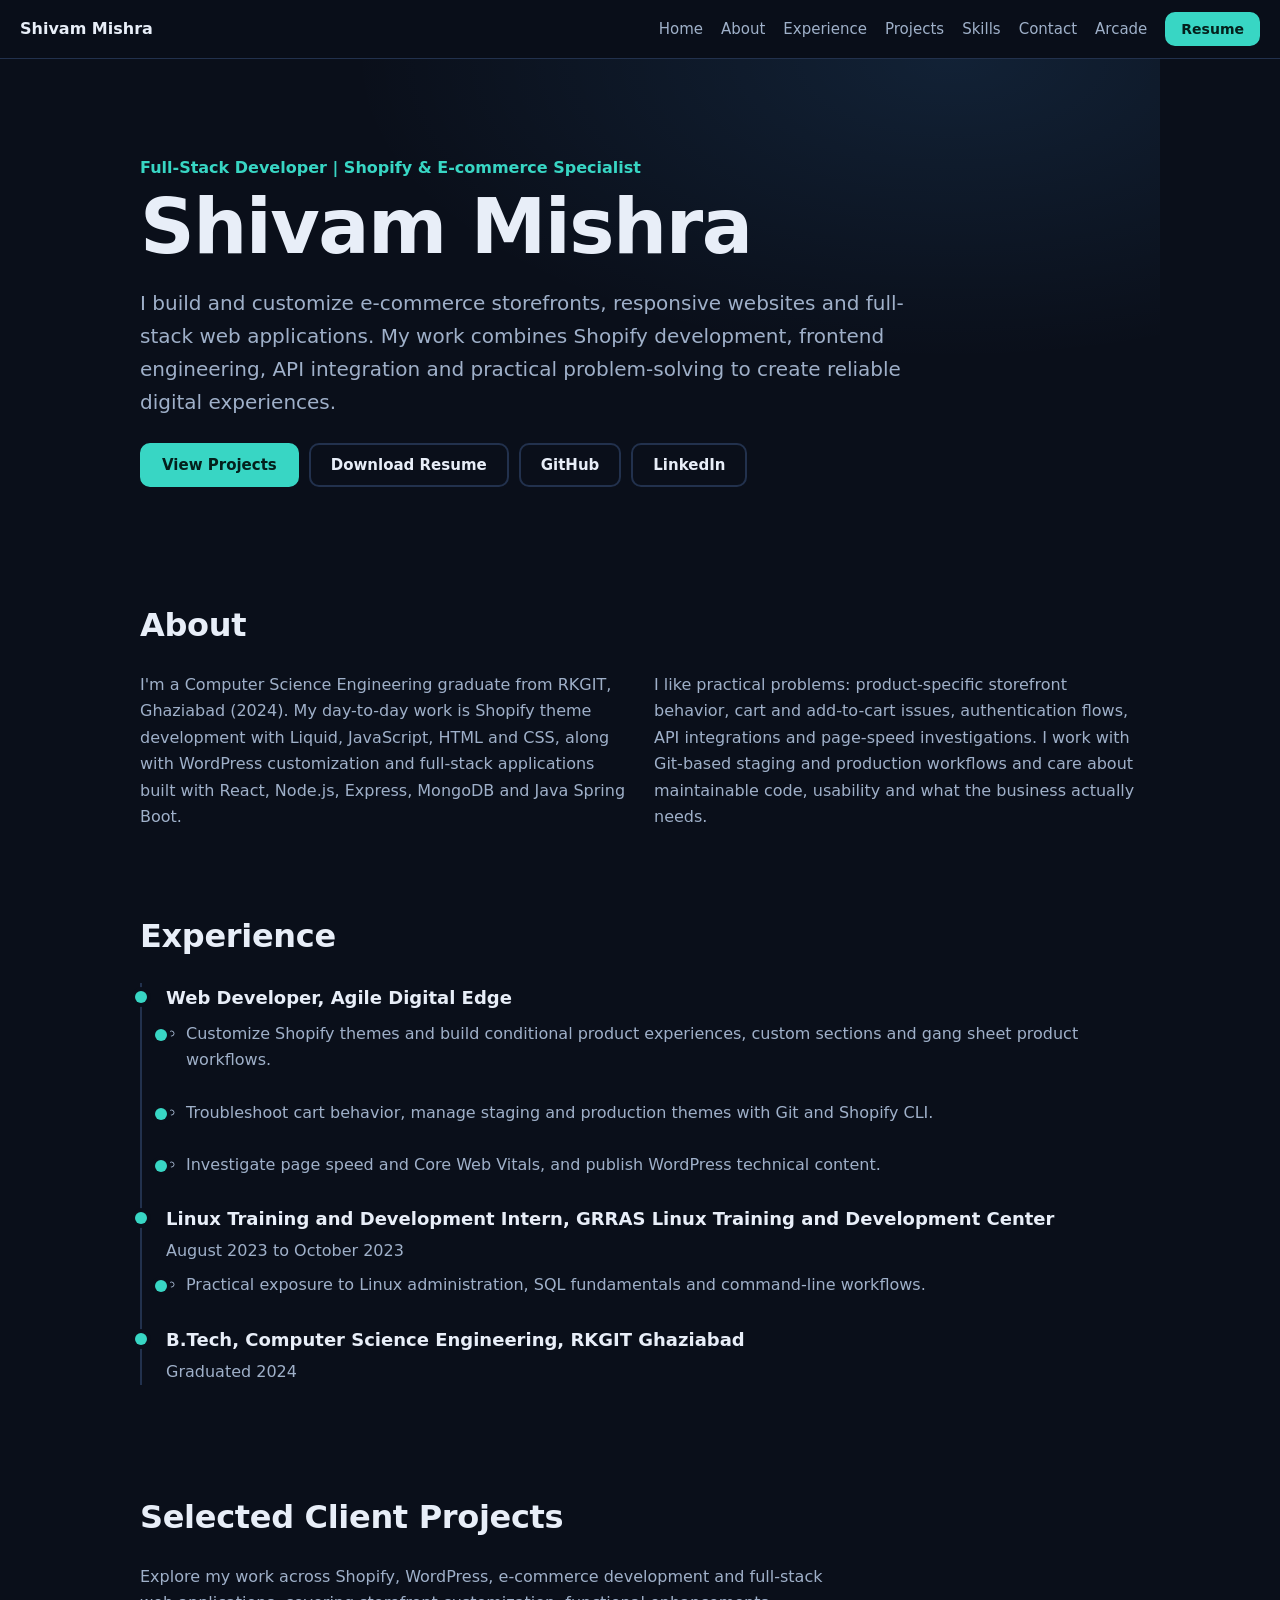
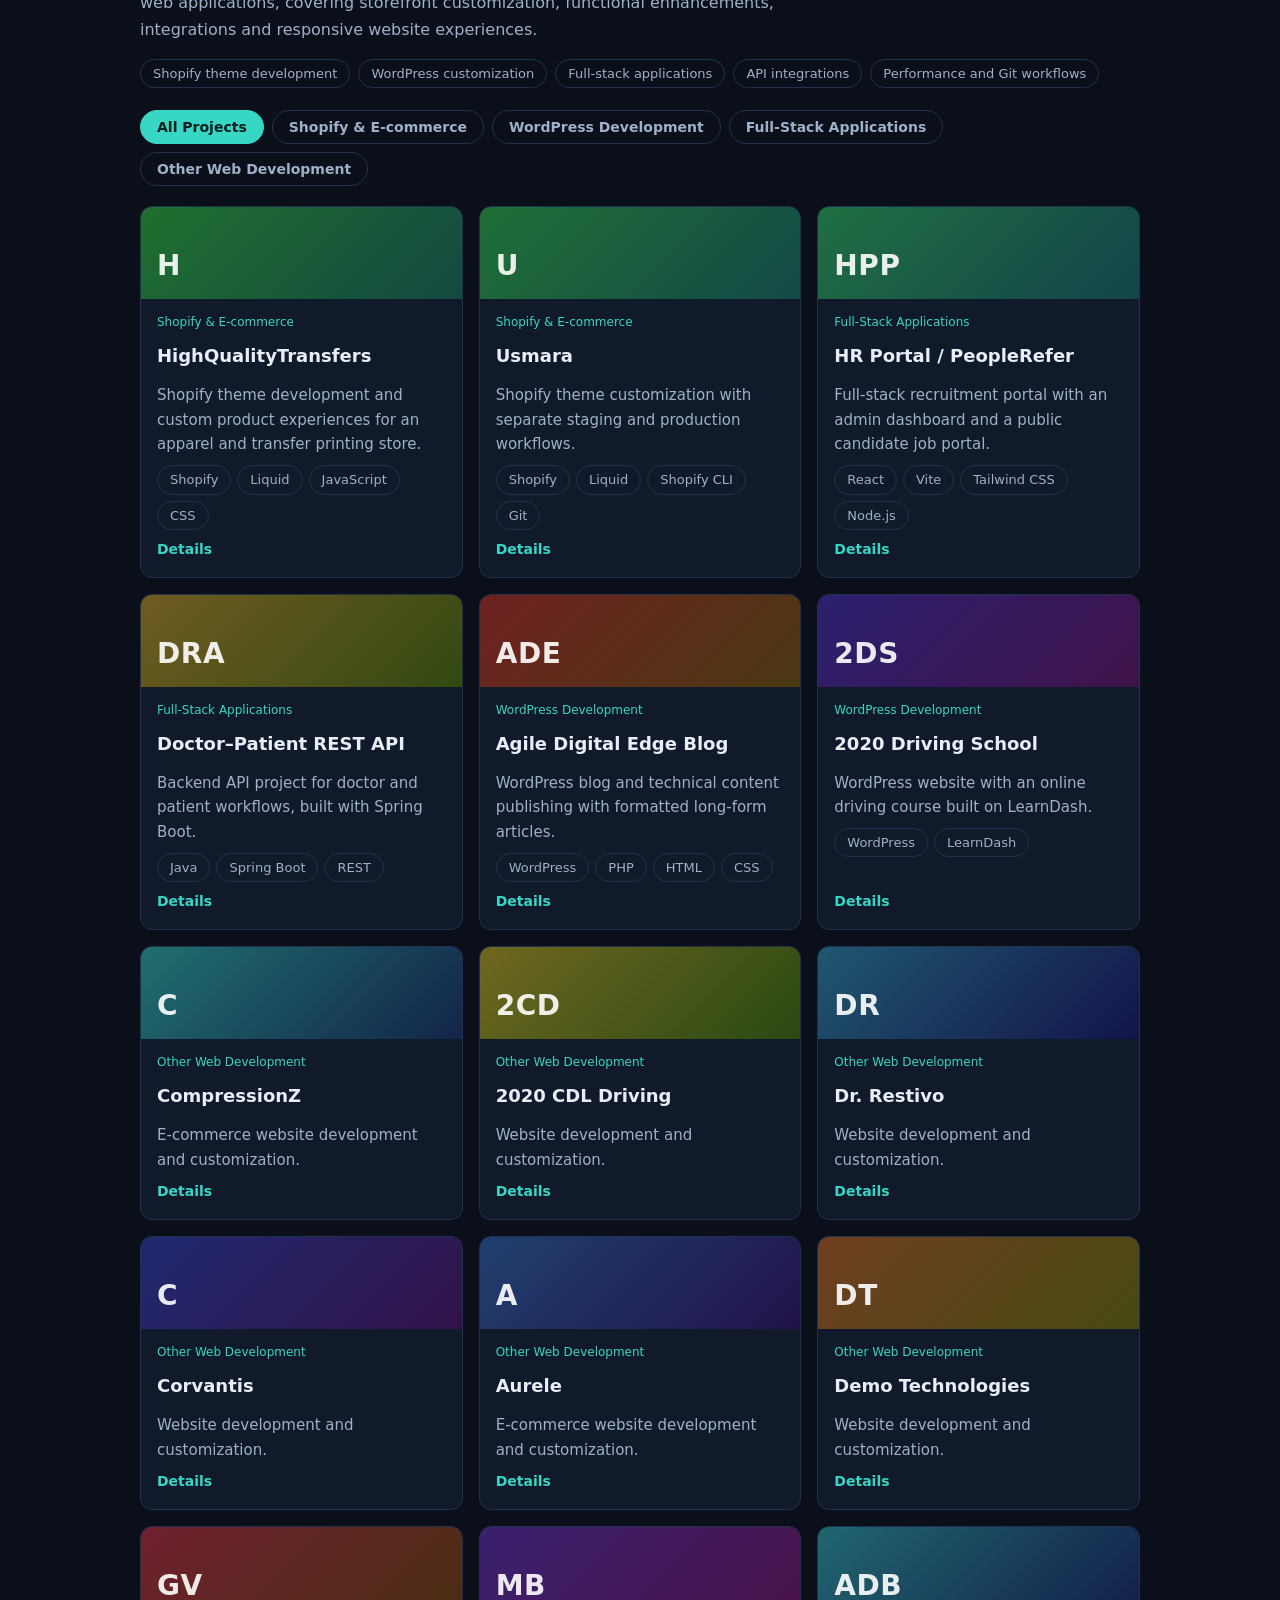
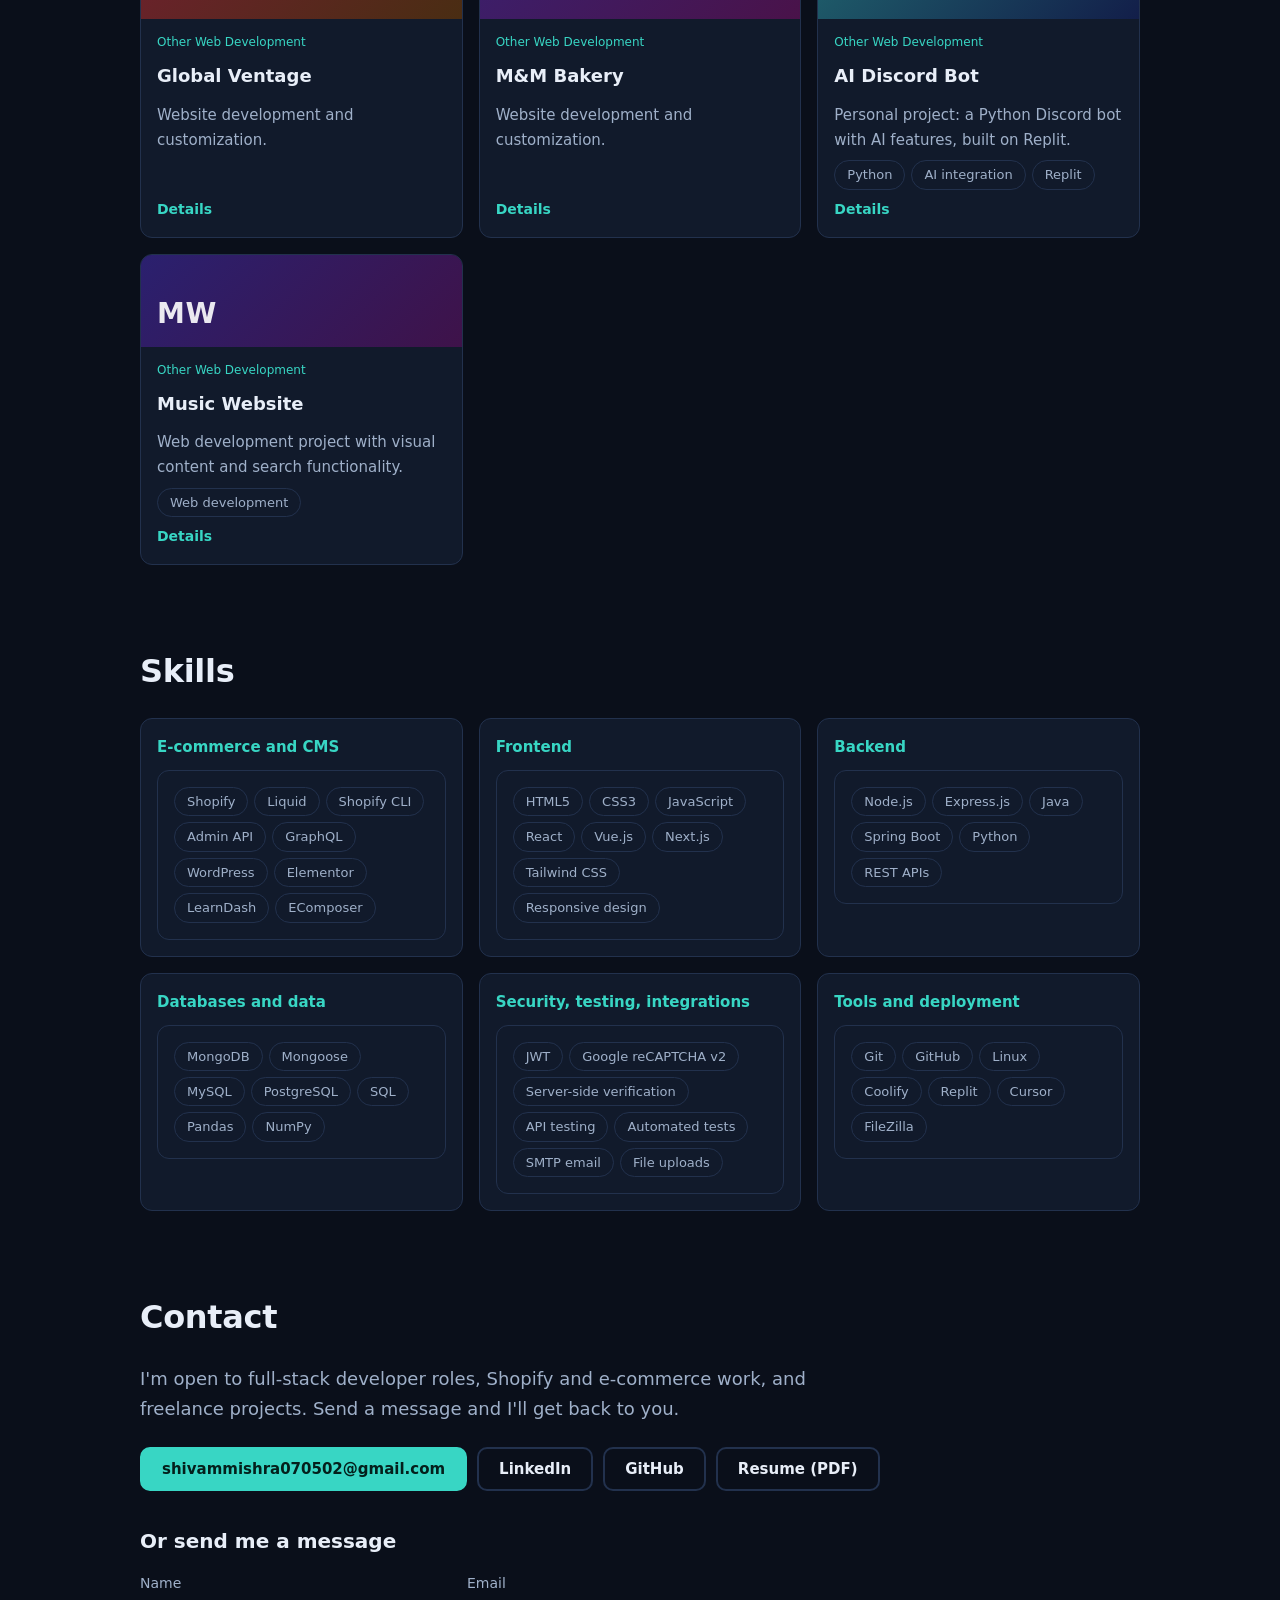
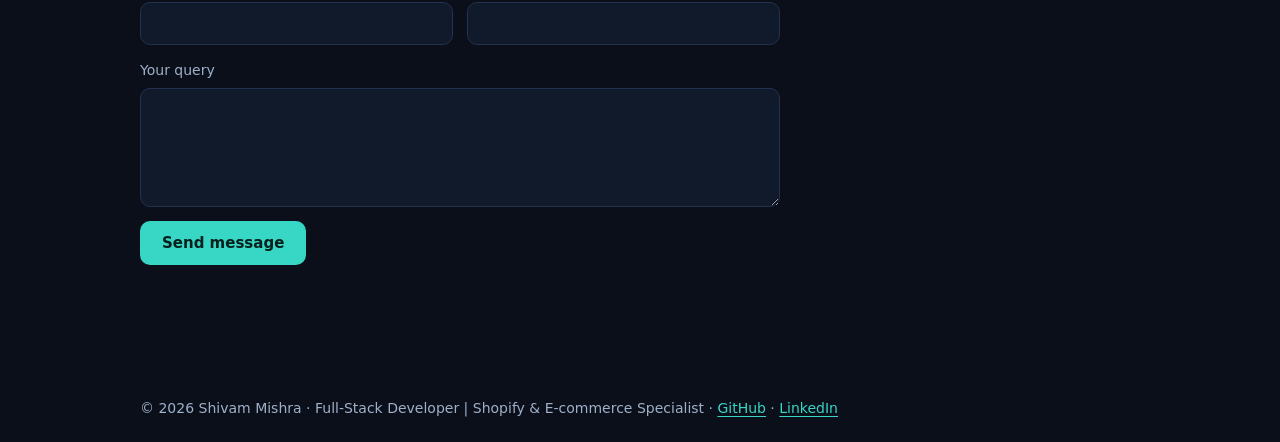
<file: index.html>
<!DOCTYPE html>
<html lang="en">
<head>
<meta charset="utf-8">
<meta name="viewport" content="width=device-width, initial-scale=1">
<title>Shivam Mishra | Full-Stack Developer, Shopify &amp; E-commerce Specialist</title>
<meta name="description" content="Portfolio of Shivam Mishra, a full-stack developer specializing in Shopify, WordPress, e-commerce customization and MERN web applications.">
<meta name="theme-color" content="#0a0f1a">
<link rel="stylesheet" href="./css/styles.css">
</head>
<body>
<a class="skip" href="#main">Skip to content</a>
<header class="top">
<a class="logo" href="#home">Shivam Mishra</a>
<button class="menu" id="menu" type="button" aria-expanded="false" aria-controls="nav">Menu</button>
<nav id="nav" aria-label="Main">
<a href="#home">Home</a><a href="#about">About</a><a href="#experience">Experience</a><a href="#projects">Projects</a><a href="#skills">Skills</a><a href="#contact">Contact</a><a href="./arcade.html">Arcade</a>
<a class="btn sm" href="./resume.pdf" download>Resume</a>
</nav>
</header>
<main id="main">
<section id="home" class="hero wrap">
<p class="kicker">Full-Stack Developer | Shopify &amp; E-commerce Specialist</p>
<h1>Shivam Mishra</h1>
<p class="lead">I build and customize e-commerce storefronts, responsive websites and full-stack web applications. My work combines Shopify development, frontend engineering, API integration and practical problem-solving to create reliable digital experiences.</p>
<div class="cta"><a class="btn" href="#projects">View Projects</a><a class="btn ghost" href="./resume.pdf" download>Download Resume</a><a class="btn ghost" href="https://github.com/shoUdae" target="_blank" rel="noopener">GitHub</a><a class="btn ghost" href="https://www.linkedin.com/in/mishrashivam07/" target="_blank" rel="noopener">LinkedIn</a></div>
</section>

<section id="about" class="wrap rv">
<h2>About</h2>
<div class="two">
<p>I'm a Computer Science Engineering graduate from RKGIT, Ghaziabad (2024). My day-to-day work is Shopify theme development with Liquid, JavaScript, HTML and CSS, along with WordPress customization and full-stack applications built with React, Node.js, Express, MongoDB and Java Spring Boot.</p>
<p>I like practical problems: product-specific storefront behavior, cart and add-to-cart issues, authentication flows, API integrations and page-speed investigations. I work with Git-based staging and production workflows and care about maintainable code, usability and what the business actually needs.</p>
</div>
</section>

<section id="experience" class="wrap rv">
<h2>Experience</h2>
<ol class="tl">
<li><h3>Web Developer, Agile Digital Edge</h3>
<ul><li>Customize Shopify themes and build conditional product experiences, custom sections and gang sheet product workflows.</li><li>Troubleshoot cart behavior, manage staging and production themes with Git and Shopify CLI.</li><li>Investigate page speed and Core Web Vitals, and publish WordPress technical content.</li></ul></li>
<li><h3>Linux Training and Development Intern, GRRAS Linux Training and Development Center</h3><p class="mute">August 2023 to October 2023</p>
<ul><li>Practical exposure to Linux administration, SQL fundamentals and command-line workflows.</li></ul></li>
<li><h3>B.Tech, Computer Science Engineering, RKGIT Ghaziabad</h3><p class="mute">Graduated 2024</p></li>
</ol>
</section>

<section id="projects" class="wrap rv">
<h2>Selected Client Projects</h2>
<p class="mute narrow">Explore my work across Shopify, WordPress, e-commerce development and full-stack web applications, covering storefront customization, functional enhancements, integrations and responsive website experiences.</p>
<div class="chips" aria-label="Areas of work"><span>Shopify theme development</span><span>WordPress customization</span><span>Full-stack applications</span><span>API integrations</span><span>Performance and Git workflows</span></div>
<div class="filters" id="filters" role="group" aria-label="Filter projects"></div>
<div class="grid" id="grid"></div>
</section>

<section id="skills" class="wrap rv">
<h2>Skills</h2>
<div class="sk" id="skillGrid"></div>
</section>

<section id="contact" class="wrap rv">
<h2>Contact</h2>
<p class="lead sm">I'm open to full-stack developer roles, Shopify and e-commerce work, and freelance projects. Send a message and I'll get back to you.</p>
<div class="cta"><a class="btn" href="mailto:shivammishra070502@gmail.com">shivammishra070502@gmail.com</a><a class="btn ghost" href="https://www.linkedin.com/in/mishrashivam07/" target="_blank" rel="noopener">LinkedIn</a><a class="btn ghost" href="https://github.com/shoUdae" target="_blank" rel="noopener">GitHub</a><a class="btn ghost" href="./resume.pdf" download>Resume (PDF)</a></div>
<h3 class="fh">Or send me a message</h3>
<form id="cf" class="form">
<div class="row"><label>Name<input name="name" required autocomplete="name"></label><label>Email<input type="email" name="email" required autocomplete="email"></label></div>
<label>Your query<textarea name="message" rows="5" required></textarea></label>
<input type="text" name="_honey" class="hp" tabindex="-1" autocomplete="off" aria-hidden="true">
<div><button class="btn" type="submit">Send message</button></div>
<p id="cs" class="mute" role="status" aria-live="polite"></p>
</form>
</section>
</main>
<footer class="wrap"><p>© <span id="yr">2026</span> Shivam Mishra · Full-Stack Developer | Shopify &amp; E-commerce Specialist · <a href="https://github.com/shoUdae" target="_blank" rel="noopener">GitHub</a> · <a href="https://www.linkedin.com/in/mishrashivam07/" target="_blank" rel="noopener">LinkedIn</a></p></footer>

<dialog id="dlg" aria-labelledby="dtitle"><button class="btn ghost sm x" id="dx" type="button">Close</button><div id="dbody"></div></dialog>
<script src="./js/projects.js"></script>
<script src="./js/main.js"></script>
<script src="./js/contact.js"></script>
</body>
</html>
</file>
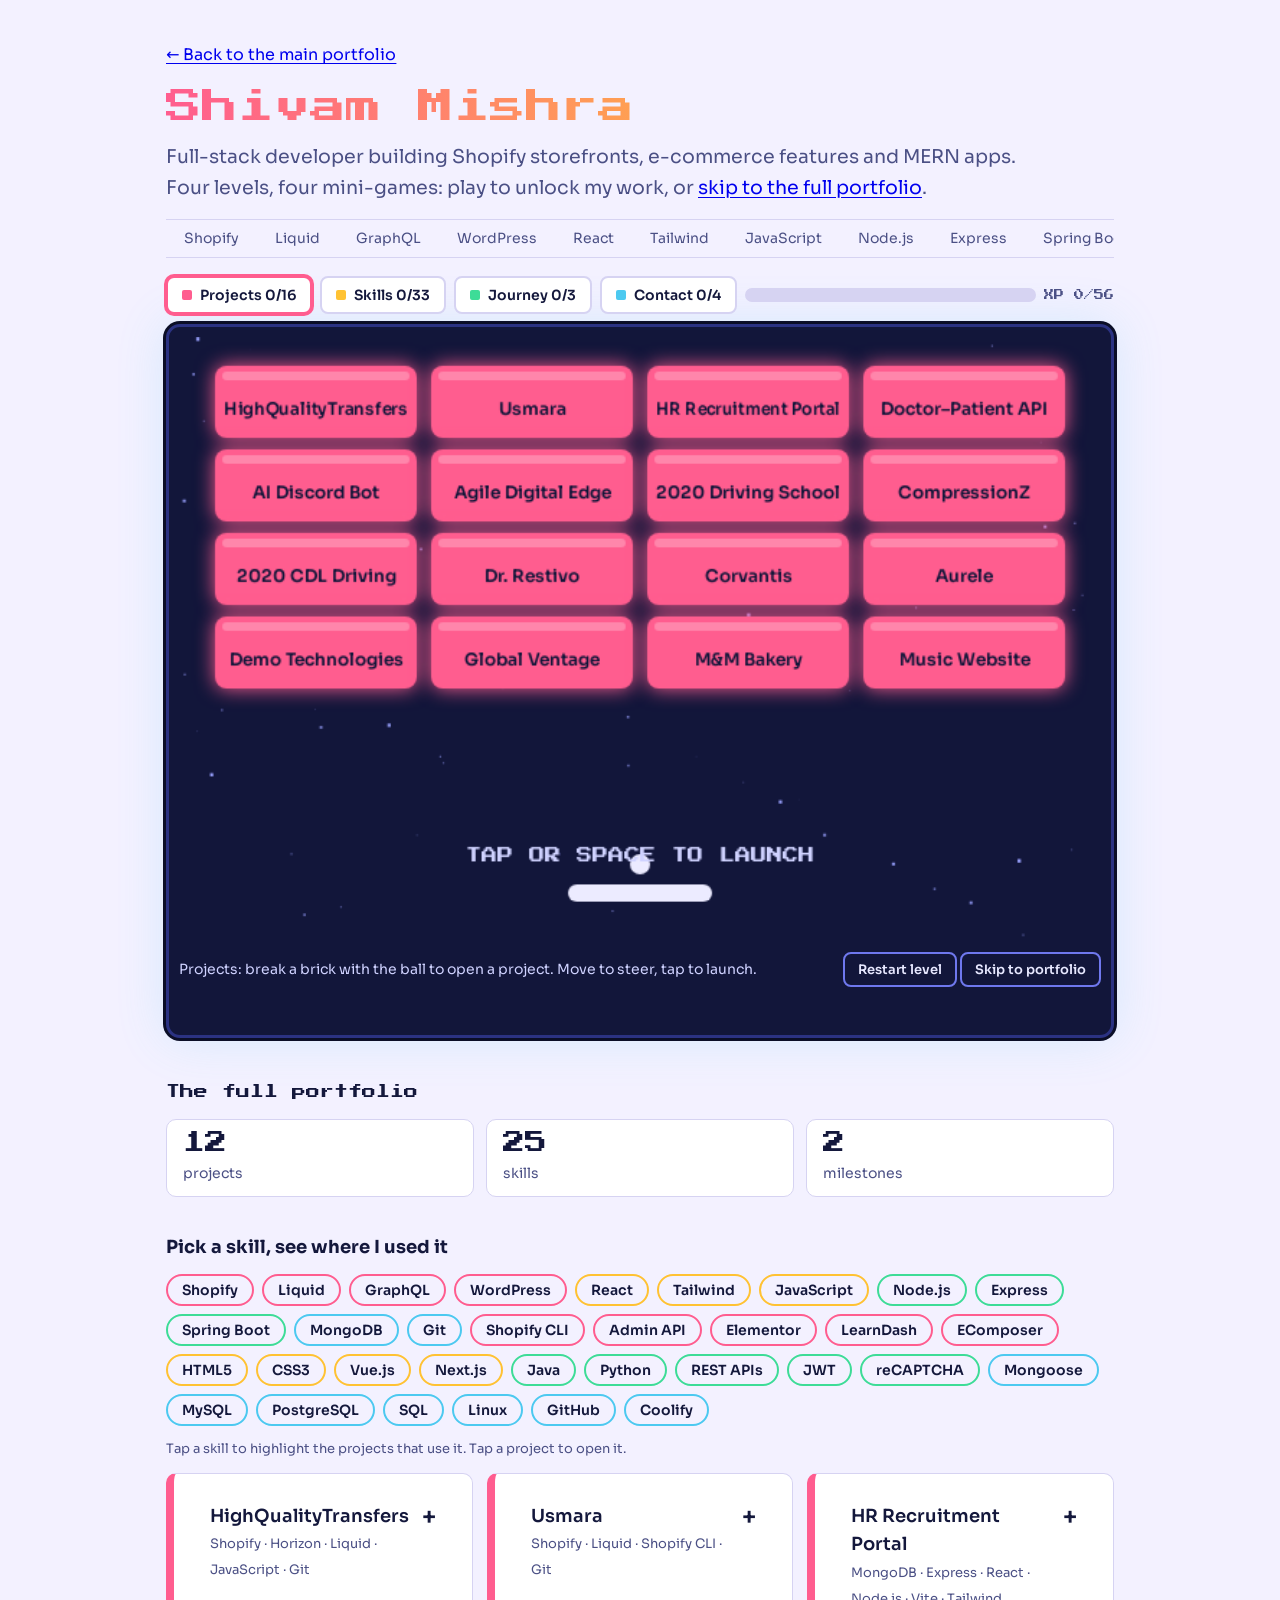
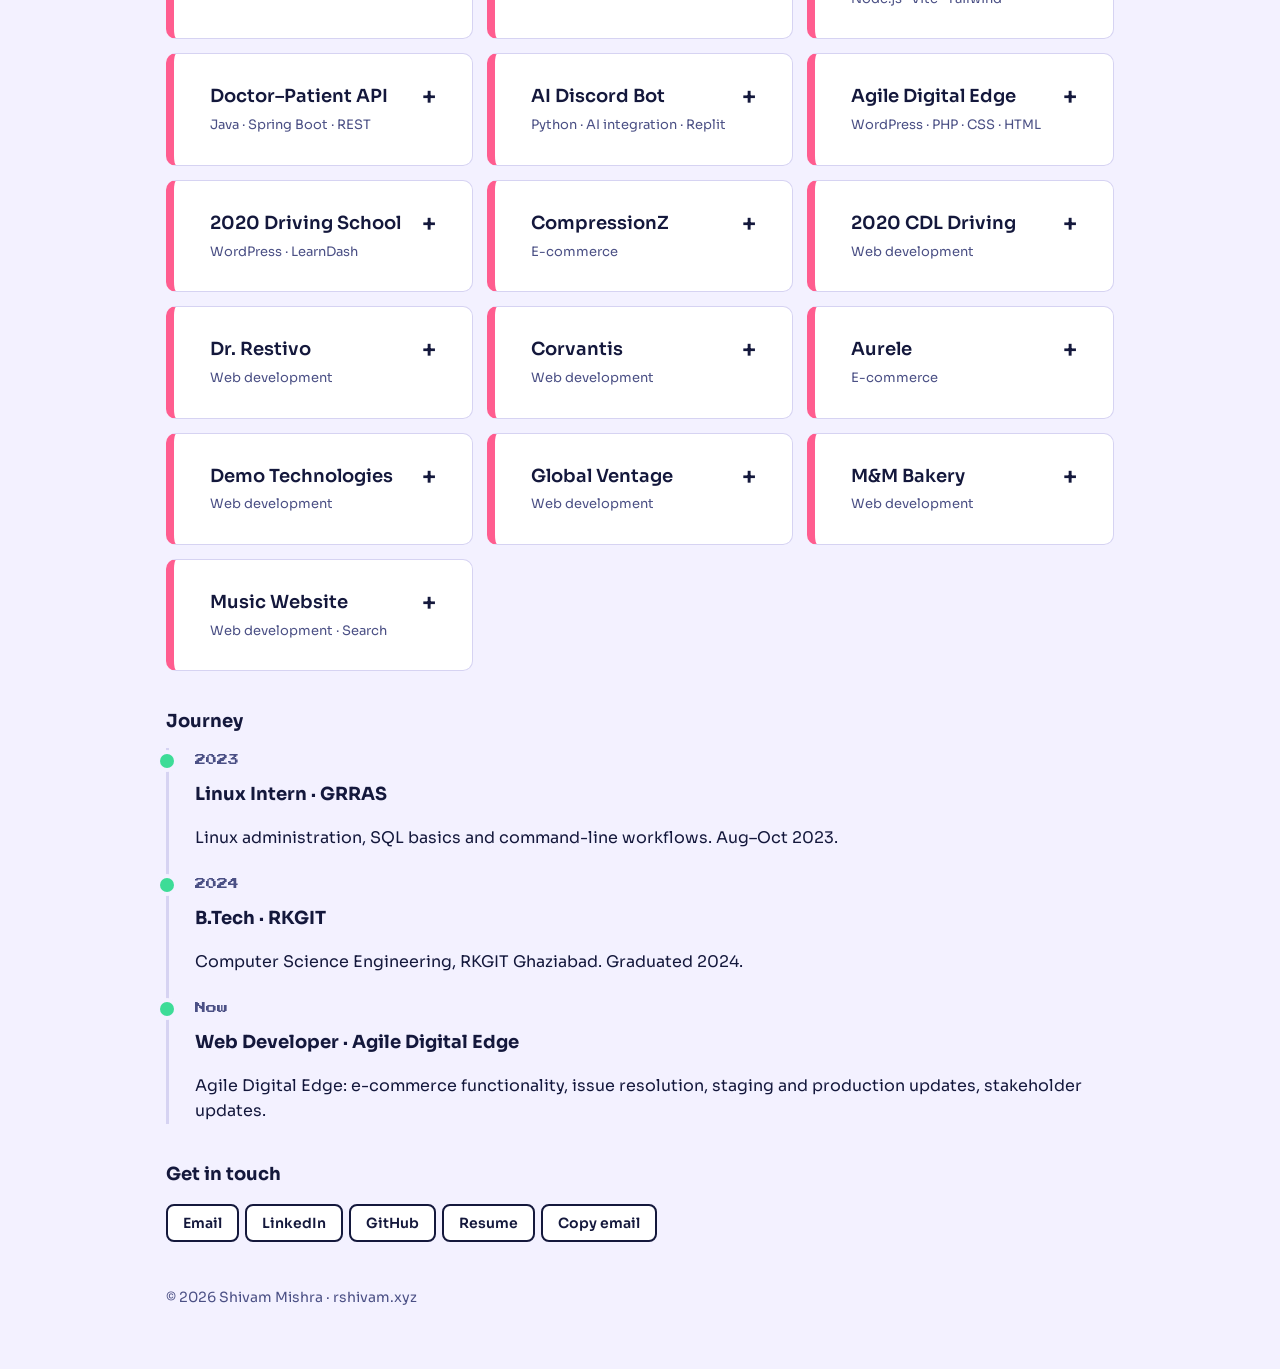
<file: arcade.html>
<!DOCTYPE html>
<html lang="en">
<head>
<meta charset="utf-8">
<meta name="viewport" content="width=device-width, initial-scale=1, viewport-fit=cover">
<title>Shivam Mishra — Full-Stack Developer · Shopify &amp; E-commerce</title>
<meta name="description" content="Playable portfolio of Shivam Mishra, a full-stack developer specializing in Shopify, e-commerce and MERN applications. Four mini-games, one per section.">
<link href="https://fonts.googleapis.com/css2?family=Press+Start+2P&family=Sora:wght@400;600&display=swap" rel="stylesheet">
<style>
:root{--bg:#f3f1ff;--fg:#14183c;--mute:#4b5085;--card:#fff;--line:#d6d3f2;--pink:#ff5d8f;--amber:#ffc233;--mint:#3ddc97;--sky:#4cc9f0;color-scheme:light;box-sizing:border-box;padding-top:env(safe-area-inset-top,0px);padding-bottom:env(safe-area-inset-bottom,0px)}
@media (prefers-color-scheme:dark){:root:not([data-theme="light"]){--bg:#0b0e27;--fg:#ecebff;--mute:#a4a8d6;--card:#151a42;--line:#2a3070;color-scheme:dark}}
:root[data-theme="dark"]{--bg:#0b0e27;--fg:#ecebff;--mute:#a4a8d6;--card:#151a42;--line:#2a3070;color-scheme:dark}
*{box-sizing:border-box}html{scroll-padding-top:env(safe-area-inset-top,0px)}
body{margin:0;background:var(--bg);color:var(--fg);font:400 16px/1.6 Sora,system-ui,sans-serif}
main{max-width:980px;margin:0 auto;padding:26px 16px 60px}
h1{font:400 clamp(20px,4.6vw,36px)/1.3 "Press Start 2P",monospace;margin:0 0 12px;background:linear-gradient(90deg,var(--pink),var(--amber),var(--mint),var(--sky),var(--pink));background-size:300% 100%;-webkit-background-clip:text;background-clip:text;color:transparent;animation:sh 8s linear infinite}
@keyframes sh{to{background-position:300% 0}}
h2{font:400 14px/1.5 "Press Start 2P",monospace;margin:44px 0 16px}
.sub{font-size:clamp(16px,2.4vw,19px);max-width:62ch;color:var(--mute);margin:0 0 16px}
.tick{overflow:hidden;white-space:nowrap;border-block:1px solid var(--line);margin:0 0 18px;font-size:14px;color:var(--mute)}
.tick div{display:inline-block;padding:7px 0;animation:mq 30s linear infinite}
.tick span{margin:0 18px}
@keyframes mq{to{transform:translateX(-50%)}}
@media (prefers-reduced-motion:reduce){.tick div,h1{animation:none}}
.hud{display:flex;flex-wrap:wrap;gap:8px;align-items:center;margin-bottom:10px}
.tab{font:600 14px Sora,sans-serif;border:2px solid var(--line);background:var(--card);color:var(--fg);padding:8px 14px;border-radius:8px;cursor:pointer}
.tab[aria-pressed=true]{border-color:var(--c);box-shadow:0 0 0 2px var(--c)}
.tab b{display:inline-block;width:10px;height:10px;border-radius:2px;background:var(--c);margin-right:8px}
.xp{flex:1;min-width:150px;height:14px;border-radius:7px;background:var(--line);overflow:hidden}
.xp i{display:block;height:100%;width:0;background:linear-gradient(90deg,var(--pink),var(--amber),var(--mint),var(--sky));transition:width .5s}
.xpl{font:400 10px "Press Start 2P",monospace;color:var(--mute)}
.arcade{background:#12163a;border:3px solid #2b3282;border-radius:14px;padding:10px;box-shadow:0 0 0 3px #0b0e27,0 0 50px rgba(76,201,240,.18)}
canvas{display:block;width:100%;height:auto;touch-action:none;border-radius:8px}
.bar{display:flex;justify-content:space-between;gap:10px;flex-wrap:wrap;align-items:center;margin-top:10px;color:#cfd2ff;font-size:14px}
button.s{font:600 13px Sora,sans-serif;border:2px solid #6f78ee;background:transparent;color:#e7e8ff;padding:7px 13px;border-radius:8px;cursor:pointer}
button.s:hover{background:#6f78ee;color:#0b0e27}
.chips{display:flex;flex-wrap:wrap;gap:6px;margin-top:10px;min-height:28px}
.chips span{font-size:13px;padding:2px 10px;border-radius:99px;color:#12163a;font-weight:600}
:focus-visible{outline:3px solid var(--sky);outline-offset:2px}
.grid{display:grid;grid-template-columns:repeat(auto-fit,minmax(280px,1fr));gap:14px}
article{background:var(--card);border:1px solid var(--line);border-left:8px solid var(--c);border-radius:10px;padding:14px 18px}
article p,dialog p{margin:6px 0}.tag{font-size:13px;color:var(--mute)}
ul{padding-left:20px;margin:8px 0}a{text-underline-offset:3px}
.btn{font:600 14px Sora,sans-serif;border:2px solid var(--fg);background:var(--card);color:var(--fg);padding:8px 15px;border-radius:8px;text-decoration:none;display:inline-block;margin:4px 6px 0 0}
.btn:hover{background:var(--fg);color:var(--bg)}
dialog{max-width:min(560px,92vw);width:100%;border:3px solid var(--c,var(--fg));border-radius:14px;background:var(--card);color:var(--fg);padding:22px 24px;animation:pop .25s}
@keyframes pop{from{transform:scale(.9);opacity:0}}
dialog::backdrop{background:rgba(8,10,35,.75)}
dialog h3,article h3{margin:0 0 2px;font-size:20px}
.x{float:right;margin:-6px -8px 0 10px;font:600 14px Sora;border:2px solid var(--fg);background:var(--card);color:var(--fg);border-radius:8px;padding:5px 12px;cursor:pointer}
.st{display:flex;gap:12px;flex-wrap:wrap;margin-bottom:26px}.st div{flex:1;min-width:110px;border:1px solid var(--line);background:var(--card);border-radius:10px;padding:12px 16px;color:var(--mute);font-size:14px}.st b{display:block;font:400 22px "Press Start 2P",monospace;color:var(--fg);margin-bottom:8px}
.sh{margin:36px 0 12px;font-size:18px}
.sk{display:flex;flex-wrap:wrap;gap:8px}.sc{font:600 14px Sora,sans-serif;border:2px solid var(--c);background:transparent;color:var(--fg);padding:5px 14px;border-radius:99px;cursor:pointer;transition:transform .2s,background .2s}.sc:hover{transform:translateY(-2px)}.sc[aria-pressed=true]{background:var(--c);color:#12163a}
.pc{position:relative;background:var(--card);border:1px solid var(--line);border-left:8px solid var(--c);border-radius:10px;overflow:hidden;transition:opacity .3s,transform .3s,filter .3s}
.pc::before{content:"";position:absolute;inset:0;pointer-events:none;opacity:0;transition:opacity .3s;background:radial-gradient(240px circle at var(--mx,50%) var(--my,50%),color-mix(in srgb,var(--c) 28%,transparent),transparent)}.pc:hover::before{opacity:1}
.pc.dim{opacity:.28;filter:grayscale(1);transform:scale(.98)}
.ph{all:unset;box-sizing:border-box;display:flex;width:100%;justify-content:space-between;gap:10px;padding:14px 18px;cursor:pointer}.ph:focus-visible{outline:3px solid var(--sky);outline-offset:-3px}
.ph .t{display:block;font-weight:600;font-size:18px}.ph i{font:600 24px Sora,sans-serif;transition:transform .3s}.open .ph i{transform:rotate(45deg)}
.pb{display:grid;grid-template-rows:0fr;transition:grid-template-rows .35s}.open .pb{grid-template-rows:1fr}.pb>div{overflow:hidden;padding:0 18px}.open .pb>div{padding-bottom:12px}
.tl{list-style:none;margin:0;padding:0 0 0 26px;border-left:3px solid var(--line)}.tl li{position:relative;margin-bottom:22px;opacity:0;transform:translateX(-18px);transition:opacity .6s,transform .6s}.tl li.in{opacity:1;transform:none}.tl li::before{content:"";position:absolute;left:-35px;top:6px;width:14px;height:14px;border-radius:50%;background:var(--mint);box-shadow:0 0 0 4px var(--bg)}.tl b{font:400 11px "Press Start 2P",monospace;color:var(--mute)}.tl h3{margin:6px 0 0;font-size:18px}
@media (prefers-reduced-motion:reduce){.tl li,.pb,.pc{transition:none}}
footer{color:var(--mute);font-size:14px;margin-top:44px}
</style>
</head>
<body>
<main>
<p><a href="./index.html">&larr; Back to the main portfolio</a></p>
<h1>Shivam Mishra</h1>
<p class="sub">Full-stack developer building Shopify storefronts, e-commerce features and MERN apps. Four levels, four mini-games: play to unlock my work, or <a href="#plain">skip to the full portfolio</a>.</p>
<div class="tick" aria-hidden="true"><div id="tk"></div></div>
<div class="hud"><span id="tabs" style="display:contents"></span><div class="xp"><i id="xp"></i></div><span class="xpl" id="xpl">XP 0/25</span></div>
<div class="arcade">
<canvas id="c" width="640" height="420" aria-label="Interactive mini-game. All of its content is also listed below."></canvas>
<div class="bar"><span id="how"></span><span><button class="s" id="rs" type="button">Restart level</button> <button class="s" id="sk" type="button">Skip to portfolio</button></span></div>
<div class="chips" id="chips"></div>
</div>
<section id="plain"><h2>The full portfolio</h2>
<div class="st"><div><b data-n="16">0</b>projects</div><div><b data-n="33">0</b>skills</div><div><b data-n="3">0</b>milestones</div></div>
<h3 class="sh">Pick a skill, see where I used it</h3>
<div class="sk" id="skl"></div><p class="tag" id="sel" aria-live="polite"></p>
<div class="grid" id="pg"></div>
<h3 class="sh">Journey</h3><ol class="tl" id="tl"></ol>
<h3 class="sh">Get in touch</h3><div id="ct"></div></section>
<footer>© 2026 Shivam Mishra · rshivam.xyz</footer>
</main>
<dialog id="dlg"><button class="x" id="cl" type="button">Close</button><div id="db"></div></dialog>
<script>
var $=function(i){return document.getElementById(i)},cv=$("c"),g=cv.getContext("2d"),W=640,H=420,R=Math.random;
var COL=["#ff5d8f","#ffc233","#3ddc97","#4cc9f0"],NM=["Projects","Skills","Journey","Contact"];
var PR=[["HighQualityTransfers","Shopify · Horizon · Liquid · JavaScript · Git","<p>Custom Shopify development for an apparel and transfer printing store.</p><ul><li>Conditional product pages that hide size, price and quantity for specific products while keeping the upload and Add to Cart flow.</li><li>DTF, UV DTF and sublimation gang sheet product behavior.</li><li>Resolved merge conflicts in product templates involving app blocks.</li><li>Worked from a staging branch synced with GitHub.</li></ul>"],
["Usmara","Shopify · Liquid · Shopify CLI · Git","<p>Theme development with a separate staging workflow.</p><ul><li>Pulled the theme with Shopify CLI.</li><li>Kept draft and live themes separate, matched to development and production branches.</li><li>Tested changes before they reached the live store.</li></ul>"],
["HR Recruitment Portal","MongoDB · Express · React · Node.js · Vite · Tailwind","<p>Recruitment platform with an admin dashboard and public job portal.</p><ul><li>Role-based admin and candidate flows with JWT authentication.</li><li>Job creation, editing, archiving and deletion.</li><li>Resume uploads with Multer.</li><li>Google reCAPTCHA v2 with server-side verification and tests.</li><li>Separate frontend and backend repositories, deployed with Coolify.</li></ul>"],
["Doctor–Patient API","Java · Spring Boot · REST","<p>A backend project for doctor and patient workflows, built with Spring Boot.</p>"],
["AI Discord Bot","Python · AI integration · Replit","<p>A personal project: a Python Discord bot with AI features, built on Replit.</p>"],
["Agile Digital Edge","WordPress · PHP · CSS · HTML","<p>WordPress blog and technical content publishing: long-form articles with clear heading hierarchy, lists and images, plus custom blog templates and child-theme files.</p><p><a href=\"https://blog.agiledigitaledge.com/\" target=\"_blank\" rel=\"noopener\">Visit the blog</a></p>"],
["2020 Driving School","WordPress · LearnDash","<p>Online driving course built on LearnDash.</p><ul><li>Quiz access locked until required lessons are completed.</li><li>Completion email notifications.</li></ul>"],
["CompressionZ","E-commerce","<p>E-commerce website development and customization.</p>"],
["2020 CDL Driving","Web development","<p>Website development and customization.</p>"],
["Dr. Restivo","Web development","<p>Website development and customization.</p>"],
["Corvantis","Web development","<p>Website development and customization.</p>"],
["Aurele","E-commerce","<p>E-commerce website development and customization.</p>"],
["Demo Technologies","Web development","<p>Website development and customization.</p>"],
["Global Ventage","Web development","<p>Website development and customization.</p>"],
["M&M Bakery","Web development","<p>Website development and customization.</p>"],
["Music Website","Web development · Search","<p>Web project with visual content and search functionality.</p>"]];
var SK=[["Shopify",0],["Liquid",0],["GraphQL",0],["WordPress",0],["React",1],["Tailwind",1],["JavaScript",1],["Node.js",2],["Express",2],["Spring Boot",2],["MongoDB",3],["Git",3],["Shopify CLI",0],["Admin API",0],["Elementor",0],["LearnDash",0],["EComposer",0],["HTML5",1],["CSS3",1],["Vue.js",1],["Next.js",1],["Java",2],["Python",2],["REST APIs",2],["JWT",2],["reCAPTCHA",2],["Mongoose",3],["MySQL",3],["PostgreSQL",3],["SQL",3],["Linux",3],["GitHub",3],["Coolify",3]];
var EX=[["2023","Linux Intern · GRRAS","<p>Linux administration, SQL basics and command-line workflows. Aug–Oct 2023.</p>"],["2024","B.Tech · RKGIT","<p>Computer Science Engineering, RKGIT Ghaziabad. Graduated 2024.</p>"],["Now","Web Developer · Agile Digital Edge","<p>Agile Digital Edge: e-commerce functionality, issue resolution, staging and production updates, stakeholder updates.</p>"]];
var CT=[["Email","mailto:shivammishra070502@gmail.com"],["LinkedIn","https://www.linkedin.com/in/mishrashivam07/"],["GitHub","https://github.com/shoUdae"],["Resume","resume.pdf"]];
var TOT=[16,33,3,4],found=[new Set,new Set,new Set,new Set],lv=0,pause=false,mx=320,my=0,keys={},parts=[],pops=[],stars=[],S={};
for(var i=0;i<70;i++)stars.push({x:R()*W,y:R()*H,s:.2+R()*1.3});
$("tk").innerHTML=(function(){var s="";for(var k=0;k<2;k++)SK.forEach(function(x){s+="<span>"+x[0]+"</span>"});return s})();
var list=document.createElement("div");
function art(c,t,tag,b){var a=document.createElement("article");a.style.setProperty("--c",COL[c]);a.innerHTML="<h3>"+t+"</h3><p class='tag'>"+tag+"</p>"+b;list.appendChild(a)}
PR.forEach(function(p){art(0,p[0],p[1],p[2])});
art(1,"Skills","E-commerce, frontend, backend",'<ul><li>Shopify, Liquid, GraphQL, WordPress</li><li>React, Tailwind CSS, JavaScript</li><li>Node.js, Express, Spring Boot</li><li>MongoDB, SQL, Git</li></ul>');
EX.forEach(function(e){art(2,e[1],e[0],e[2])});
art(3,"Contact","Open to full-stack and Shopify work",CT.map(function(c){return'<a class="btn" href="'+c[1]+'">'+c[0]+"</a>"}).join(""));
function card(c,html){pause=true;$("db").innerHTML=html;$("dlg").style.setProperty("--c",COL[c]);$("dlg").showModal()}
$("dlg").addEventListener("close",function(){pause=false});$("cl").onclick=function(){$("dlg").close()};
function hud(){var t=0;$("tabs").innerHTML="";NM.forEach(function(n,i){t+=found[i].size;var b=document.createElement("button");b.className="tab";b.type="button";b.style.setProperty("--c",COL[i]);b.setAttribute("aria-pressed",i==lv);b.innerHTML="<b></b>"+n+" "+found[i].size+"/"+TOT[i];b.onclick=function(){go(i)};$("tabs").appendChild(b)});$("xp").style.width=t/56*100+"%";$("xpl").textContent="XP "+t+"/56"+(t==56?" · MAX":"")}
function boom(x,y,c){for(var k=0;k<14;k++)parts.push({x:x,y:y,vx:(R()-.5)*6,vy:(R()-.5)*6,l:28,c:c})}
function pop(x,y,t){pops.push({x:x,y:y,t:t,l:50})}
function rr(x,y,w,h,r){g.beginPath();g.moveTo(x+r,y);g.arcTo(x+w,y,x+w,y+h,r);g.arcTo(x+w,y+h,x,y+h,r);g.arcTo(x,y+h,x,y,r);g.arcTo(x,y,x+w,y,r);g.closePath()}
function txt(t,x,y,f,c,m){g.font=f;g.fillStyle=c;g.textAlign="center";g.textBaseline="middle";g.fillText(t,x,y,m||1e4)}
function pad(){return Math.max(0,Math.min(W-100,mx-50))}
var L=[
{how:"Projects: break a brick with the ball to open a project. Move to steer, tap to launch.",
 init:function(){S.br=PR.map(function(p,i){return{i:i,x:25+i%4*150,y:20+Math.floor(i/4)*58,a:1}});S.go=0;S.b={x:320,y:370,vx:3,vy:-4.3}},
 upd:function(){var b=S.b,p=pad();if(!S.go){b.x=p+50;b.y=366;return}
  b.x+=b.vx;b.y+=b.vy;if(b.x<7||b.x>W-7)b.vx*=-1;if(b.y<7)b.vy=Math.abs(b.vy);
  if(b.vy>0&&b.y>=374&&b.y<392&&b.x>p-4&&b.x<p+104){b.vx=(b.x-p-50)/10;b.vy=-4.3}
  if(b.y>H+10)S.go=0;
  S.br.forEach(function(k){if(!k.a||b.x+7<k.x||b.x-7>k.x+140||b.y+7<k.y||b.y-7>k.y+50)return;
   var dx=Math.min(b.x+7-k.x,k.x+140-b.x+7),dy=Math.min(b.y+7-k.y,k.y+50-b.y+7);if(dx<dy)b.vx*=-1;else b.vy*=-1;
   k.a=0;found[0].add(k.i);boom(k.x+70,k.y+25,COL[0]);hud();if(S.br.every(function(z){return!z.a}))S.go=0,S.br.forEach(function(z){z.a=1});card(0,"<h3>"+PR[k.i][0]+"</h3><p class='tag'>"+PR[k.i][1]+"</p>"+PR[k.i][2])})},
 drw:function(){S.br.forEach(function(k){if(!k.a)return;g.shadowColor=COL[0];g.shadowBlur=14;g.fillStyle=COL[0];rr(k.x,k.y,140,50,8);g.fill();g.shadowBlur=0;
  g.fillStyle="rgba(255,255,255,.25)";rr(k.x+5,k.y+4,130,6,3);g.fill();txt(PR[k.i][0],k.x+70,k.y+31,"600 12px Sora,sans-serif","#12163a",128)});
  g.fillStyle="#ecebff";rr(pad(),380,100,12,6);g.fill();g.beginPath();g.arc(S.b.x,S.b.y,7,0,7);g.fill();
  if(!S.go)txt("TAP OR SPACE TO LAUNCH",W/2,H-60,"400 11px 'Press Start 2P',monospace","#cfd2ff")},
 click:function(){S.go=1},press:function(){S.go=1}},
{how:"Skills: catch the falling skills with your paddle to add them to your stack.",
 init:function(){S.f=[];S.t=0},
 upd:function(){var p=pad();S.t++;if(S.t%34==0){var un=[];SK.forEach(function(x,j){if(!found[1].has(x[0]))un.push(j)});var k=un.length&&R()<.75?un[Math.floor(R()*un.length)]:Math.floor(R()*SK.length);S.f.push({k:k,x:50+R()*(W-100),y:-20,v:1.6+R()*1.4})}
  S.f.forEach(function(o){o.y+=o.v;if(o.y>372&&o.y<396&&o.x>p-30&&o.x<p+130&&!o.d){o.d=1;var s=SK[o.k][0];boom(o.x,o.y,COL[SK[o.k][1]]);pop(o.x,360,"+"+s);if(!found[1].has(s)){found[1].add(s);var c=document.createElement("span");c.style.background=COL[SK[o.k][1]];c.textContent=s;$("chips").appendChild(c);hud()}}});
  S.f=S.f.filter(function(o){return o.y<H+30&&!o.d})},
 drw:function(){S.f.forEach(function(o){var c=COL[SK[o.k][1]];g.shadowColor=c;g.shadowBlur=12;g.fillStyle=c;rr(o.x-48,o.y-16,96,32,16);g.fill();g.shadowBlur=0;txt(SK[o.k][0],o.x,o.y+1,"600 14px Sora,sans-serif","#12163a")});
  g.fillStyle="#ecebff";rr(pad(),386,100,12,6);g.fill()},click:function(){},press:function(){}},
{how:"Journey: press Space, ↑ or tap to jump. Dodge blocks and grab the milestone coins.",
 init:function(){S.y=340;S.v=0;S.o=[];S.c=null;S.t=0;S.fl=0},
 upd:function(){S.t++;S.v+=.62;S.y=Math.min(340,S.y+S.v);if(S.y>=340)S.v=0;
  if(S.t%95==0)S.o.push({x:W+20,h:28+R()*22});
  var rem=EX.map(function(e,i){return i}).filter(function(i){return!found[2].has(i)});
  if(!S.c&&rem.length&&S.t%230==0)S.c={x:W+20,i:rem[0]};
  S.o.forEach(function(o){o.x-=4;if(o.x<118&&o.x+26>90&&S.y>340-o.h&&!o.d){o.d=1;S.fl=14;pop(100,300,"Oof!")}});S.o=S.o.filter(function(o){return o.x>-40&&!o.d});
  if(S.c){S.c.x-=4;if(Math.abs(S.c.x-104)<30&&S.y<315&&S.y>225){found[2].add(S.c.i);boom(S.c.x,265,COL[2]);hud();var i=S.c.i;S.c=null;card(2,"<h3>"+EX[i][1]+"</h3><p class='tag'>"+EX[i][0]+"</p>"+EX[i][2])}else if(S.c.x<-30)S.c=null}
  if(S.fl>0)S.fl--},
 drw:function(){g.fillStyle="#2b3282";g.fillRect(0,340,W,3);for(var x=-(S.t*4%40);x<W;x+=40)g.fillRect(x,350,20,2);
  S.o.forEach(function(o){g.fillStyle=COL[0];rr(o.x,340-o.h,26,o.h,4);g.fill()});
  if(S.c){g.shadowColor=COL[2];g.shadowBlur=16;g.fillStyle=COL[2];g.beginPath();g.arc(S.c.x,268,18,0,7);g.fill();g.shadowBlur=0;txt(EX[S.c.i][0],S.c.x,269,"600 12px Sora,sans-serif","#12163a")}
  g.fillStyle=S.fl%4>1?"#fff":COL[3];rr(90,S.y-36,28,36,6);g.fill();g.fillStyle="#12163a";g.fillRect(104,S.y-28,6,6)},
 click:function(){if(S.y>=340)S.v=-12.2},press:function(){if(S.y>=340)S.v=-12.2}},
{how:"Contact: click a bouncing bubble to open that contact option.",
 init:function(){S.b=CT.map(function(c,i){return{i:i,x:90+i*140,y:100+i*50,vx:(R()<.5?-1:1)*(1.2+R()),vy:(R()<.5?-1:1)*(1+R())}})},
 upd:function(){S.b.forEach(function(b){b.x+=b.vx;b.y+=b.vy;if(b.x<52||b.x>W-52)b.vx*=-1;if(b.y<52||b.y>H-52)b.vy*=-1})},
 drw:function(){S.b.forEach(function(b){g.shadowColor=COL[3];g.shadowBlur=22;g.fillStyle=COL[3];g.beginPath();g.arc(b.x,b.y,50,0,7);g.fill();g.shadowBlur=0;txt(CT[b.i][0]+(found[3].has(b.i)?" ✓":""),b.x,b.y,"600 15px Sora,sans-serif","#12163a")})},
 click:function(x,y){S.b.forEach(function(b){if(Math.hypot(x-b.x,y-b.y)<50){found[3].add(b.i);hud();boom(b.x,b.y,COL[3]);var c=CT[b.i];card(3,"<h3>"+c[0]+"</h3><p>Open this link to connect.</p><a class='btn' href='"+c[1]+"' target='_blank' rel='noopener'>Open "+c[0]+"</a>")}})},press:function(){}}];
function go(i){lv=i;S={};L[i].init();$("how").textContent=L[i].how;$("chips").innerHTML="";if(i==1)found[1].forEach(function(s){var k=SK.filter(function(x){return x[0]==s})[0],c=document.createElement("span");c.style.background=COL[k[1]];c.textContent=s;$("chips").appendChild(c)});hud()}
function pt(e){var r=cv.getBoundingClientRect();mx=(e.clientX-r.left)*W/r.width;my=(e.clientY-r.top)*H/r.height}
cv.addEventListener("pointermove",pt);cv.addEventListener("pointerdown",function(e){pt(e);L[lv].click(mx,my)});
addEventListener("keydown",function(e){if($("dlg").open)return;if(e.key=="ArrowLeft"){mx=Math.max(0,mx-18);e.preventDefault()}if(e.key=="ArrowRight"){mx=Math.min(W,mx+18);e.preventDefault()}if((e.key==" "||e.key=="ArrowUp")&&document.activeElement==document.body){e.preventDefault();L[lv].press()}});
$("rs").onclick=function(){go(lv)};$("sk").onclick=function(){$("plain").scrollIntoView({behavior:"smooth"})};
function frame(){if(!pause)L[lv].upd();
 g.fillStyle="#12163a";g.fillRect(0,0,W,H);g.fillStyle="#9aa2ff";
 stars.forEach(function(s){s.x-=s.s*(lv==2?3:.6);if(s.x<0)s.x=W;g.globalAlpha=.25+s.s/2;g.fillRect(s.x,s.y,s.s*1.6,s.s*1.6)});g.globalAlpha=1;
 L[lv].drw();
 parts.forEach(function(p){p.x+=p.vx;p.y+=p.vy;p.l--;g.globalAlpha=p.l/28;g.fillStyle=p.c;g.fillRect(p.x,p.y,5,5)});g.globalAlpha=1;parts=parts.filter(function(p){return p.l>0});
 pops.forEach(function(p){p.y-=.7;p.l--;g.globalAlpha=p.l/50;txt(p.t,p.x,p.y,"600 15px Sora,sans-serif","#fff")});g.globalAlpha=1;pops=pops.filter(function(p){return p.l>0});
 requestAnimationFrame(frame)}
var PS=[["Shopify","Liquid","JavaScript","Git"],["Shopify","Liquid","Git"],["React","Tailwind","JavaScript","Node.js","Express","MongoDB","Mongoose","JWT","reCAPTCHA","Coolify","GitHub","HTML5","CSS3","Git"],["Spring Boot","Java","REST APIs"],["Python"],["WordPress"],["WordPress","LearnDash"],[],[],[],[],[],[],[],[],[]],sel=null;
var io=new IntersectionObserver(function(es){es.forEach(function(e){if(!e.isIntersecting)return;var t=e.target;t.classList.add("in");if(t.dataset.n){var n=+t.dataset.n,s=performance.now();(function f(now){var p=Math.min(1,(now-s)/900);t.textContent=Math.round(n*p);if(p<1)requestAnimationFrame(f)})(s)}io.unobserve(t)})},{threshold:.3});
function filt(){var n=0;[].forEach.call($("skl").children,function(b){b.setAttribute("aria-pressed",b.textContent==sel)});[].forEach.call($("pg").children,function(a){var on=!sel||a.dataset.s.split("|").indexOf(sel)>-1;if(sel&&on)n++;a.classList.toggle("dim",!on)});$("sel").textContent=sel?sel+" appears in "+n+" of "+PR.length+" projects.":"Tap a skill to highlight the projects that use it. Tap a project to open it."}
SK.forEach(function(s){var b=document.createElement("button");b.type="button";b.className="sc";b.style.setProperty("--c",COL[s[1]]);b.textContent=s[0];b.setAttribute("aria-pressed","false");b.onclick=function(){sel=sel==s[0]?null:s[0];filt()};$("skl").appendChild(b)});
PR.forEach(function(p,i){var a=document.createElement("article");a.className="pc";a.style.setProperty("--c",COL[0]);a.dataset.s=PS[i].join("|");a.innerHTML='<button class="ph" type="button" aria-expanded="false"><span><span class="t">'+p[0]+'</span><span class="tag">'+p[1]+'</span></span><i aria-hidden="true">+</i></button><div class="pb"><div>'+p[2]+'</div></div>';var h=a.firstChild;h.onclick=function(){h.setAttribute("aria-expanded",a.classList.toggle("open"))};a.addEventListener("pointermove",function(e){var r=a.getBoundingClientRect();a.style.setProperty("--mx",e.clientX-r.left+"px");a.style.setProperty("--my",e.clientY-r.top+"px")});$("pg").appendChild(a)});
EX.forEach(function(e){var l=document.createElement("li");l.innerHTML="<b>"+e[0]+"</b><h3>"+e[1]+"</h3>"+e[2];$("tl").appendChild(l);io.observe(l)});
[].forEach.call(document.querySelectorAll("[data-n]"),function(b){io.observe(b)});
$("ct").innerHTML=CT.map(function(c){return'<a class="btn" href="'+c[1]+'">'+c[0]+"</a>"}).join("")+'<button class="btn" id="cp" type="button">Copy email</button>';
$("cp").onclick=function(){var b=this;try{navigator.clipboard.writeText(CT[0][1].replace("mailto:",""));b.textContent="Copied"}catch(x){}setTimeout(function(){b.textContent="Copy email"},1500)};
filt();go(0);frame();
</script>
</body>
</html>
</file>
<file: css/styles.css>
:root{--bg:#0a0f1a;--surf:#111a2b;--line:#22314d;--fg:#e8eef8;--mute:#9fb0c9;--acc:#38d6c4;--acc2:#4aa8ff;--r:12px;color-scheme:dark}
*{box-sizing:border-box}html{scroll-behavior:smooth;scroll-padding-top:76px}
body{margin:0;background:var(--bg);color:var(--fg);font:400 16px/1.65 system-ui,-apple-system,"Segoe UI",Roboto,sans-serif}
a{color:var(--acc);text-underline-offset:3px}:focus-visible{outline:3px solid var(--acc2);outline-offset:3px}
.wrap{max-width:1040px;margin:0 auto;padding:72px 20px 8px}
h1{font-size:clamp(40px,8vw,76px);line-height:1.05;margin:6px 0 18px;letter-spacing:-.02em}
h2{font-size:clamp(24px,4vw,32px);margin:0 0 20px;letter-spacing:-.01em}h3{margin:0 0 4px;font-size:18px}
.skip{position:absolute;left:-999px;top:8px;background:var(--acc);color:#04201c;padding:8px 14px;border-radius:8px;z-index:20}.skip:focus{left:8px}
.top{position:sticky;top:0;z-index:10;display:flex;justify-content:space-between;align-items:center;padding:12px 20px;background:rgba(10,15,26,.88);backdrop-filter:blur(10px);border-bottom:1px solid var(--line)}
.logo{font-weight:700;color:var(--fg);text-decoration:none}
nav{display:flex;gap:18px;align-items:center}nav a:not(.btn){color:var(--mute);text-decoration:none;font-size:15px}nav a:not(.btn):hover{color:var(--fg)}
.menu{display:none}
.kicker{color:var(--acc);font-weight:600;margin:0}.lead{font-size:clamp(17px,2.4vw,20px);color:var(--mute);max-width:62ch}.lead.sm{font-size:18px}
.hero{padding-top:96px;padding-bottom:40px;background:radial-gradient(600px 300px at 80% 0,rgba(74,168,255,.12),transparent)}
.cta{display:flex;flex-wrap:wrap;gap:10px;margin-top:24px}
.btn{display:inline-block;font:600 15px system-ui,sans-serif;padding:11px 20px;border-radius:10px;background:var(--acc);color:#04201c;text-decoration:none;border:2px solid var(--acc);cursor:pointer;transition:transform .2s,background .2s}
.btn:hover{transform:translateY(-2px)}.btn.ghost{background:transparent;color:var(--fg);border-color:var(--line)}.btn.ghost:hover{border-color:var(--acc);background:rgba(56,214,196,.08)}.btn.sm{padding:7px 14px;font-size:14px}
.two{display:grid;grid-template-columns:1fr 1fr;gap:28px;color:var(--mute)}.two p{margin:0}
.mute{color:var(--mute)}.narrow{max-width:70ch}
.tl{list-style:none;margin:0;padding:0 0 0 24px;border-left:2px solid var(--line)}.tl li{position:relative;margin-bottom:26px}.tl li::before{content:"";position:absolute;left:-31px;top:8px;width:12px;height:12px;border-radius:50%;background:var(--acc);box-shadow:0 0 0 4px var(--bg)}
.tl ul,dialog ul{padding-left:20px;margin:8px 0;color:var(--mute)}.tl p{margin:0}
.chips{display:flex;flex-wrap:wrap;gap:8px;margin:16px 0 22px}.chips span,.tags span{font-size:13px;color:var(--mute);border:1px solid var(--line);border-radius:99px;padding:3px 12px}
.filters{display:flex;flex-wrap:wrap;gap:8px;margin-bottom:20px}.filters button{font:600 14px system-ui,sans-serif;padding:8px 16px;border-radius:99px;border:1px solid var(--line);background:transparent;color:var(--mute);cursor:pointer}.filters button[aria-pressed=true]{background:var(--acc);border-color:var(--acc);color:#04201c}
.grid{display:grid;grid-template-columns:repeat(auto-fill,minmax(290px,1fr));gap:16px}
.card{all:unset;box-sizing:border-box;display:flex;flex-direction:column;background:var(--surf);border:1px solid var(--line);border-radius:var(--r);overflow:hidden;cursor:pointer;transition:transform .25s,border-color .25s}
.card:hover{transform:translateY(-4px);border-color:var(--acc)}.card:focus-visible{outline:3px solid var(--acc2)}
.thumb{height:92px;display:flex;align-items:flex-end;padding:10px 16px;font-weight:700;font-size:28px;letter-spacing:.02em;color:rgba(255,255,255,.9);background:linear-gradient(135deg,hsl(var(--h) 55% 28%),hsl(calc(var(--h) + 40) 60% 18%))}
.cb{padding:14px 16px 16px;display:flex;flex-direction:column;gap:8px;flex:1}.cb p{margin:0;color:var(--mute);font-size:15px}.cat{font-size:12px;color:var(--acc)}
.tags{display:flex;flex-wrap:wrap;gap:6px}.more{margin-top:auto;font-size:14px;color:var(--acc);font-weight:600}
.sk{display:grid;grid-template-columns:repeat(auto-fit,minmax(240px,1fr));gap:16px}.sk div{background:var(--surf);border:1px solid var(--line);border-radius:var(--r);padding:16px}.sk h3{font-size:15px;color:var(--acc);margin-bottom:10px}.sk .tags span{font-size:13px}
footer{padding:48px 20px 40px;color:var(--mute);font-size:14px}
dialog{max-width:min(600px,92vw);width:100%;background:var(--surf);color:var(--fg);border:1px solid var(--acc);border-radius:16px;padding:24px}dialog::backdrop{background:rgba(3,6,14,.8)}.x{float:right}
dialog h3{font-size:22px}dialog .tags{margin:12px 0}
.rv{opacity:0;transform:translateY(14px);transition:opacity .6s,transform .6s}.rv.in{opacity:1;transform:none}
@media (prefers-reduced-motion:reduce){html{scroll-behavior:auto}.rv{opacity:1;transform:none;transition:none}.card,.btn{transition:none}}
@media (max-width:760px){.two{grid-template-columns:1fr}.menu{display:block;font:600 14px system-ui;background:transparent;color:var(--fg);border:1px solid var(--line);border-radius:8px;padding:7px 14px}
nav{display:none;position:absolute;top:100%;left:0;right:0;flex-direction:column;align-items:flex-start;gap:14px;padding:18px 20px;background:var(--bg);border-bottom:1px solid var(--line)}nav.open{display:flex}.wrap{padding-top:56px}.hero{padding-top:64px}}
.fh{margin:34px 0 0;font-size:20px}
.form{max-width:640px;margin-top:14px;display:grid;gap:14px}.form .row{display:grid;grid-template-columns:1fr 1fr;gap:14px}
.form label{display:grid;gap:6px;font-size:14px;color:var(--mute)}
.form input,.form textarea{font:400 16px system-ui,sans-serif;color:var(--fg);background:var(--surf);border:1px solid var(--line);border-radius:10px;padding:11px 14px;width:100%}
.form input:focus,.form textarea:focus{border-color:var(--acc)}.form textarea{resize:vertical}.form p{margin:0;min-height:1.5em}
.hp{position:absolute;left:-9999px;width:1px;height:1px}.form button:disabled{opacity:.6;cursor:wait}
@media (max-width:760px){.form .row{grid-template-columns:1fr}}
</file>
